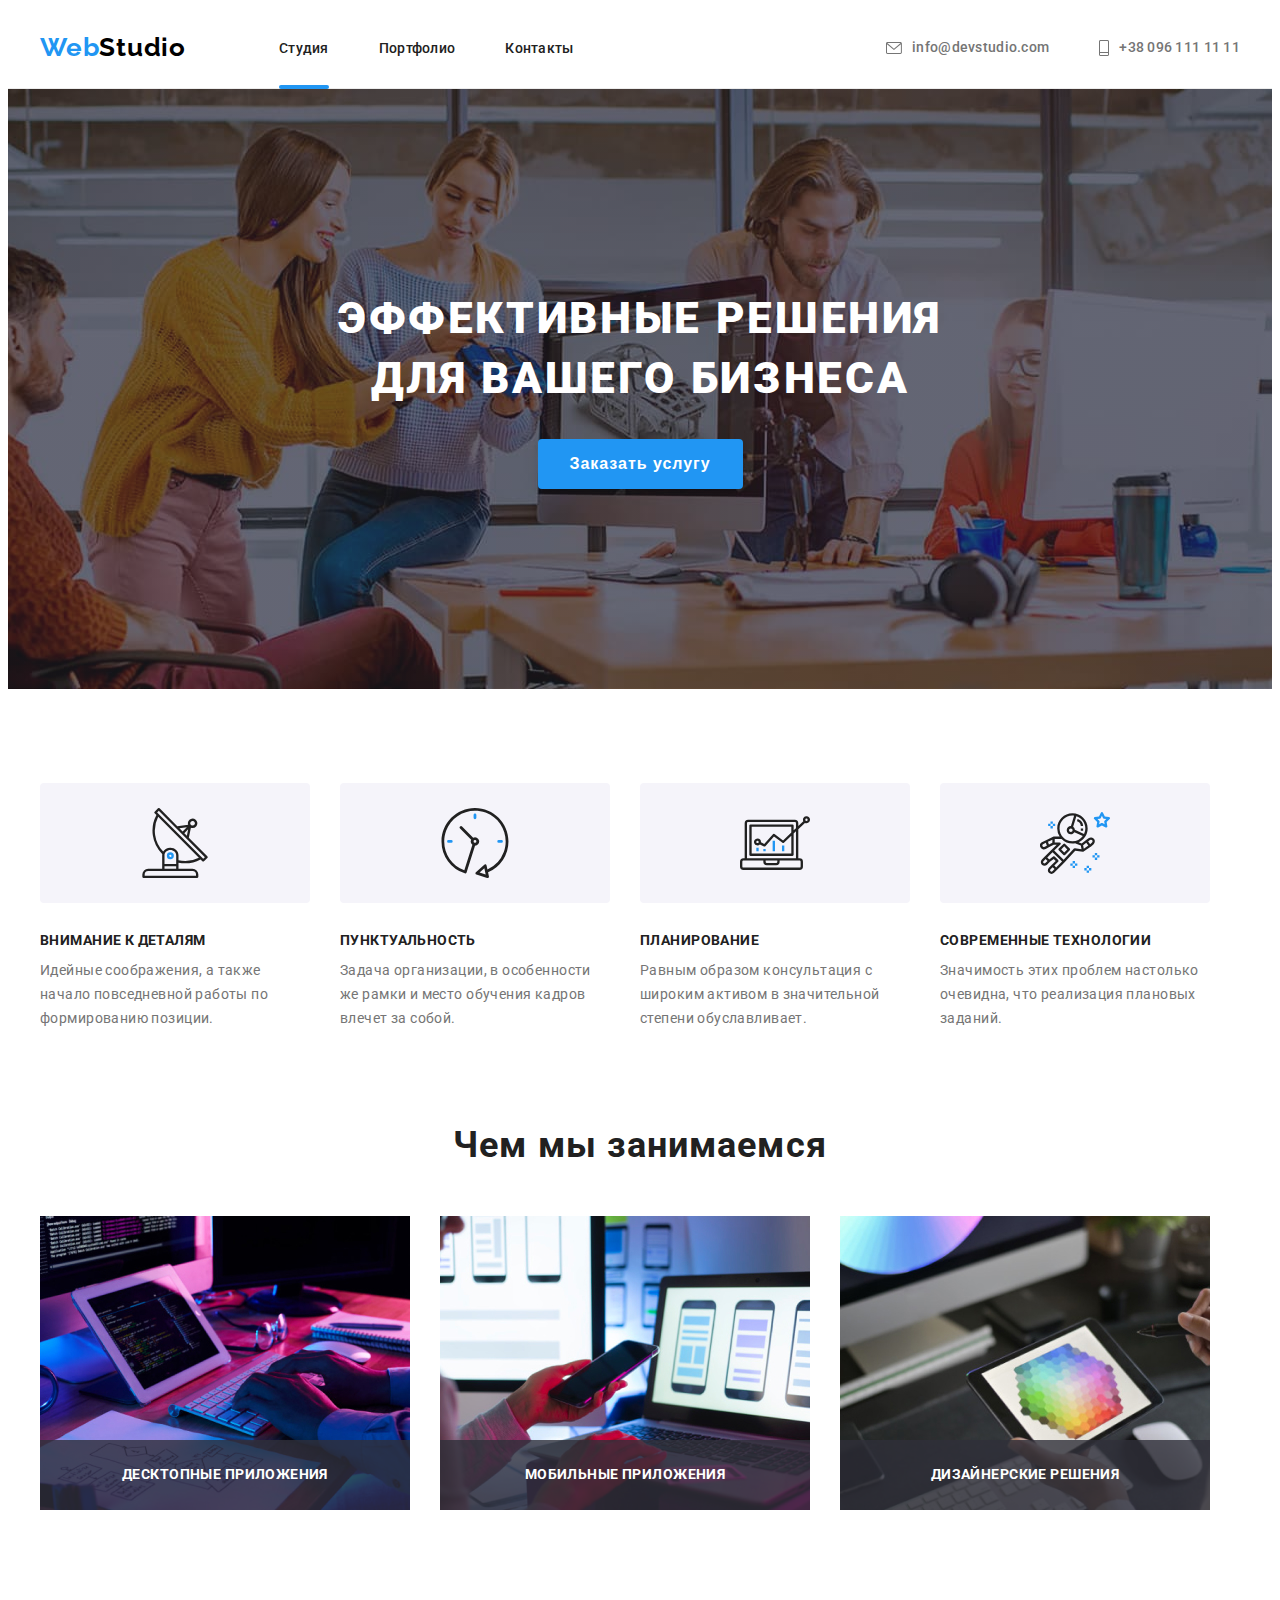
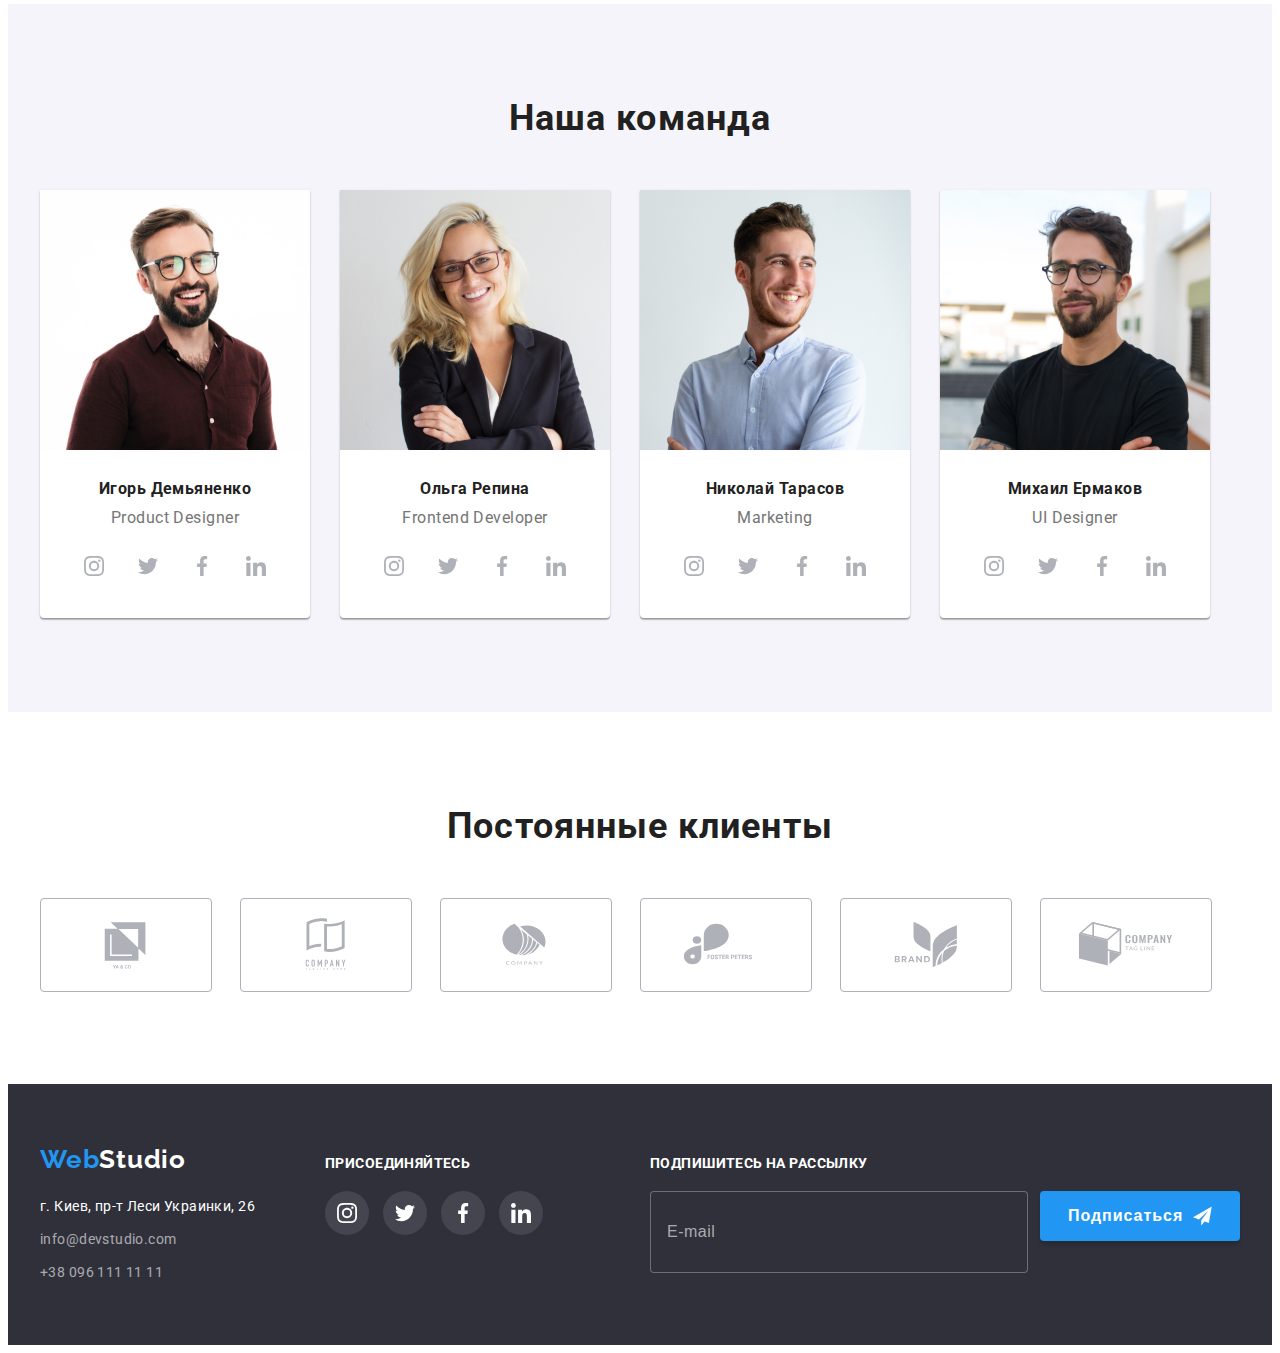
<file: index.html>
<!DOCTYPE html>
<html lang="en">
<head>
    <meta charset="UTF-8">
    <meta http-equiv="X-UA-Compatible" content="IE=edge">
    <meta name="viewport" content="width=device-width, initial-scale=1.0">
    <title>Document</title>
    <link rel="preconnect" href="https://fonts.googleapis.com">
    <link rel="preconnect" href="https://fonts.gstatic.com" crossorigin>
    <link href="https://fonts.googleapis.com/css2?family=Raleway:wght@700&family=Roboto:wght@400;500;700;900&display=swap"
        rel="stylesheet">

        <link rel="stylesheet" href="https://cdnjs.cloudflare.com/ajax/libs/modern-normalize/1.1.0/modern-normalize.min.css"
            integrity="sha512-wpPYUAdjBVSE4KJnH1VR1HeZfpl1ub8YT/NKx4PuQ5NmX2tKuGu6U/JRp5y+Y8XG2tV+wKQpNHVUX03MfMFn9Q=="
            crossorigin="anonymous" referrerpolicy="no-referrer" />
    <link rel="stylesheet" href="./css/main.min.css"/>
    <link rel="stylesheet" href="./css/styles.css"/>
</head>
<body>
    
    <header class="page-header">
        <div class="container page-header__container">
        <nav class="navigation">
        <a class="logo link"href="./index.html"><span class="logo__web">Web</span>Studio</a>

        <ul class="menu list">
            <li class="menu__item"><a class="menu__link link menu__link_status-current" href="./index.html">Студия</a></li>
            <li class="menu__item"><a class="menu__link link"href="./portfolio.html">Портфолио</a></li>
            <li class="menu__item"><a class="menu__link link"href="">Контакты</a></li>
        </ul>
        </nav>

        <ul class="contact-list list contact-list__page-header">
           <li class="contact-list__item">
               
            
            
            <a class="contact-list__link link" href="mailto:info@devstudio.com"><svg class="contact-list__icon" width="16" height="12">
                <use href="./images/icons.svg#icon-mail"></use>
            </svg>info@devstudio.com</a>
                
            </li> 
            <li class="contact-list__item">
                
                    
                
                <a class="contact-list__link link"href="tel:+380961111111"><svg class="contact-list__icon" width="10" height="16">
                    <use href="./images/icons.svg#icon-telefon"></use>
                </svg>+38 096 111 11 11</a></li>

        </ul>
        </div>


    </header>
    <main>
    <!--Герой-->
    
        <section class="hero">
            <div class="container">
            <h1 class="hero__title">Эффективные решения для вашего бизнеса</h1>
            <button class="hero__btn" type="button" data-modal-open>Заказать услугу</button>
        </section>
    </div>
    <!--Преимущества-->

    <section class="section">
        <div class="container">
        <h2 class="section__title visually-hidden">Наши преимущества</h2>

        <ul class="benefits-list list">

            <li class="benefits-list__item">
                <div class="benefits-list__box">
                    <svg class="benefits-list__icon">
                        <use href="./images/icons.svg#icon-antenna"></use>
                    </svg>
                </div>
                <h3 class="benefits-list__title">Внимание к деталям</h3>
                <p class="benefits-list__text">Идейные соображения, а также начало повседневной работы по формированию позиции.</p>
            </li>

            <li class="benefits-list__item">
                        
                <div class="benefits-list__box">
                    <svg class="benefits-list__icon">
                        <use href="./images/icons.svg#icon-clock"></use>
                    </svg>
                </div>
                <h3 class="benefits-list__title">Пунктуальность</h3>
                <p class="benefits-list__text">Задача организации, в особенности же рамки и место обучения кадров влечет за собой.</p>
            </li>

            <li class="benefits-list__item">
                <div class="benefits-list__box">
                    <svg class="benefits-list__icon">
                        <use href="./images/icons.svg#icon-diagram"></use>
                    </svg>
                </div>
                <h3 class="benefits-list__title">Планирование</h3>
                <p class="benefits-list__text">Равным образом консультация с широким активом в значительной степени обуславливает.</p>
            </li>

            <li class="benefits-list__item">
                <div class="benefits-list__box">
                    <svg class="benefits-list__icon">
                        <use href="./images/icons.svg#icon-astronaut"></use>
                    </svg>
                </div>
                <h3 class="benefits-list__title">Современные технологии</h3>
                <p class="benefits-list__text">Значимость этих проблем настолько очевидна, что реализация плановых заданий.</p>
            </li>

            


        </ul>

        </div>
    </section>

<!--Our-works-->

<section class="section__no-padding-top section">
    <div class="container">
    <h2 class="section__title">Чем мы занимаемся</h2>
    <ul class="works list">
    <li class="works__item">
        <img src="./images/verstka.jpg" alt="верстка на ПК" width="370"/> 
        <div class="works__box">
            <p>Десктопные приложения</p>
        </div>
    </li>
    

    <li class="works__item">
        <img src="./images/design.jpg" alt="выбор дизайна страницы" width="370" />
        <div class="works__box">
            <p>Мобильные приложения</p>
        </div>
    </li>

    <li class="works__item">
        <img src="./images/colors.jpg" alt="палитра цветов на планшете" width="370" />
        <div class="works__box">
            <p>Дизайнерские решения</p>
        </div>
    </li>

    </ul>
    </div>
</section>

<!--Наша команда-->

    <section class="section__other-background section">
        <div class="container">
        <h2 class="section__title">Наша команда</h2>

        <ul class="team list">

            <li class="team__item">
                <img src="./images/igor.jpg" alt="Игорь Демьяненко" width="270"/>
            <div class="team__card">
                <h3 class="team__title">Игорь Демьяненко</h3>
                <p class="team__text">Product Designer</p>
                <ul class="social-list list">
                    <li class="social-list__item">
                        <a href="" class="social-list__link">
                            <svg class="social-list__icon" width="20" height="20">
                                <use href="./images/icons.svg#icon-instagram"></use>
                            </svg>
                        </a>
                    </li>

                     <li class="social-list__item">
                        <a href="" class="social-list__link">
                            <svg class="social-list__icon" width="20" height="20">
                                <use href="./images/icons.svg#icon-twitter"></use>
                            </svg>
                        </a>
                    </li>

                    <li class="social-list__item">
                        <a href="" class="social-list__link">
                            <svg class="social-list__icon" width="20" height="20">
                                <use href="./images/icons.svg#icon-facebook"></use>
                            </svg>
                        </a>
                    </li>

                    <li class="social-list__item">
                        <a href="" class="social-list__link">
                            <svg class="social-list__icon" width="20" height="20">
                                <use href="./images/icons.svg#icon-linkedin"></use>
                            </svg>
                        </a>
                    </li>
            </div>
            </li>

            <li class="team__item">
                <img src="./images/olga.jpg" alt="Ольга Репина" width="270" />
                <div class="team__card">
                <h3 class="team__title">Ольга Репина</h3>
                <p class="team__text">Frontend Developer</p>
                <ul class="social-list list">
                    <li class="social-list__item">
                        <a href="" class="social-list__link">
                            <svg class="social-list__icon" width="20" height="20">
                                <use href="./images/icons.svg#icon-instagram"></use>
                            </svg>
                        </a>
                    </li>
                
                    <li class="social-list__item">
                        <a href="" class="social-list__link">
                            <svg class="social-list__icon" width="20" height="20">
                                <use href="./images/icons.svg#icon-twitter"></use>
                            </svg>
                        </a>
                    </li>
                
                    <li class="social-list__item">
                        <a href="" class="social-list__link">
                            <svg class="social-list__icon" width="20" height="20">
                                <use href="./images/icons.svg#icon-facebook"></use>
                            </svg>
                        </a>
                    </li>
                
                    <li class="social-list__item">
                        <a href="" class="social-list__link">
                            <svg class="social-list__icon" width="20" height="20">
                                <use href="./images/icons.svg#icon-linkedin"></use>
                            </svg>
                        </a>
                        
                </div>
            </li>

            <li class="team__item">
                <img src="./images/nikolai.jpg" alt="Николай Тарасов" width="270" />
                <div class="team__card">
                <h3 class="team__title">Николай Тарасов</h3>
                <p class="team__text">Marketing</p>
                <ul class="social-list list">
                    <li class="social-list__item">
                        <a href="" class="social-list__link">
                            <svg class="social-list__icon" width="20" height="20">
                                <use href="./images/icons.svg#icon-instagram"></use>
                            </svg>
                        </a>
                    </li>
                
                    <li class="social-list__item">
                        <a href="" class="social-list__link">
                            <svg class="social-list__icon" width="20" height="20">
                                <use href="./images/icons.svg#icon-twitter"></use>
                            </svg>
                        </a>
                    </li>
                
                    <li class="social-list__item">
                        <a href="" class="social-list__link">
                            <svg class="social-list__icon" width="20" height="20">
                                <use href="./images/icons.svg#icon-facebook"></use>
                            </svg>
                        </a>
                    </li>
                
                    <li class="social-list__item">
                        <a href="" class="social-list__link">
                            <svg class="social-list__icon" width="20" height="20">
                                <use href="./images/icons.svg#icon-linkedin"></use>
                            </svg>
                        </a>
                        
                </div>
            </li>

            <li class="team__item">
                <img src="./images/mihail.jpg" alt="Михаил Ермаков" width="270" />
                <div class="team__card">
                <h3 class="team__title">Михаил Ермаков</h3>
                <p class="team__text">UI Designer</p>
                <ul class="social-list list">
                    <li class="social-list__item">
                        <a href="" class="social-list__link">
                            <svg class="social-list__icon" width="20" height="20">
                                <use href="./images/icons.svg#icon-instagram"></use>
                            </svg>
                        </a>
                    </li>
                
                    <li class="social-list__item">
                        <a href="" class="social-list__link">
                            <svg class="social-list__icon" width="20" height="20">
                                <use href="./images/icons.svg#icon-twitter"></use>
                            </svg>
                        </a>
                    </li>
                
                    <li class="social-list__item">
                        <a href="" class="social-list__link">
                            <svg class="social-list__icon" width="20" height="20">
                                <use href="./images/icons.svg#icon-facebook"></use>
                            </svg>
                        </a>
                    </li>
                
                    <li class="social-list__item">
                        <a href="" class="social-list__link">
                            <svg class="social-list__icon" width="20" height="20">
                                <use href="./images/icons.svg#icon-linkedin"></use>
                            </svg>
                        </a>
                        
                </div>
            </li>
            </ul>

        </ul>
        </div>
    </section>

    <!---Постоянные клиенты-->

    <section class="section">
        <div class="container">
            <h2 class="section__title">Постоянные клиенты</h2>
    
            <ul class="clients list">
    
                <li class="clients__item">
                    
                    
                        <a href="#" class="clients__link">
                        <svg class="clients__icon">
                            <use href="./images/icons.svg#icon-logo"></use>
                        </svg>
                        </a>
                    
                    
                </li>
                <li class="clients__item">
                    
                        <a href="#" class="clients__link">
                        <svg class="clients__icon">
                            <use href="./images/icons.svg#icon-logo-1"></use>
                        </svg>
                        </a>
                    
                
                </li>
                <li class="clients__item">
                    
                        <a href="#" class="clients__link">
                        <svg class="clients__icon">
                            <use href="./images/icons.svg#icon-logo-2"></use>
                        </svg>
                        </a>
                    
                
                </li>
                <li class="clients__item">
                    
                        <a href="#" class="clients__link">
                        <svg class="clients__icon">
                            <use href="./images/icons.svg#icon-logo-3"></use>
                        </svg>
                        </a>
                   
                
                </li>
                <li class="clients__item">
                    
                        <a href="#" class="clients__link">
                        <svg class="clients__icon">
                            <use href="./images/icons.svg#icon-logo-4"></use>
                        </svg>
                        </a>
                   
                
                </li>
                <li class="clients__item">
                    
                    
                    <a href="#" class="clients__link">
                        
                        <svg class="clients__icon">
                            <use href="./images/icons.svg#icon-logo-5"></use>
                            
                        
                            
                        </svg>
                        </a>
                        
                    
                    
                </li>

    
                
    
    
    
    
            </ul>
    
        </div>
    </section>

    </main>

    <!--футер-->

    <footer class="footer">
        <div class="container container-flex">

        <div>
            
            <a class="logo web-footer link" href="./index.html">Web<span class="studio">Studio</span></Studio></a>

        <address class="adres-font-style">

         <ul class="adres list">
            <li class="adres__item"><a class="adres__nav-link link"href="https://goo.gl/maps/8EkQ3KVRZ2arSs8y7">г. Киев, пр-т Леси Украинки, 26</a></li>
            <li class="adres__item"><a class="adres__mail-link link"href="mailto:info@devstudio.com">info@devstudio.com</a></li>
            <li class="adres__item"><a class="adres__tel-link link"href="tel:+380961111111">+38 096 111 11 11</a></li>
        
         </ul>

        </address>

        </div>

         

        
         
        
        <div class="footer-link footer-link__socials">
        
            <h2 class="footer-text" >присоединяйтесь</h2>
        <ul class="list">
            
            
            <li class="footer-link__item">
                <a href="" class="footer-link__link">
                    <svg class="footer-link__icon" width="20" height="20">
                        <use href="./images/icons.svg#icon-instagram-futer"></use>
                    </svg>
                </a>
            </li>

            <li class="footer-link__item">
                <a href="" class="footer-link__link">
                    <svg class="footer-link__icon" width="20" height="20">
                        <use href="./images/icons.svg#icon-twitter-futer"></use>
                    </svg>
                </a>
            </li>

            <li class="footer-link__item">
                <a href="" class="footer-link__link">
                    <svg class="footer-link__icon" width="20" height="20">
                        <use href="./images/icons.svg#icon-facebook-futer"></use>
                    </svg>
                </a>
            </li>

            <li class="footer-link__item">
                <a href="" class="footer-link__link">
                    <svg class="footer-link__icon" width="20" height="20">
                        <use href="./images/icons.svg#icon-linkedin-futer"></use>
                    </svg>
                </a>
            </li>
            
            </div>
        
        

        <div class="footer-container">
        
            <p class="label__text">Подпишитесь на рассылку</p>
            <form class="label__form" >
                <label for="mail" class="label__mail" ></label>
                <input type="mail" name="user-mail" id="mail" placeholder="E-mail" class="label__area" />
                

                <button type="submit" class="label__btn">
                    Подписаться
                    <svg class="label__icon" width="24" height="24">
                        <use href="./images/icons.svg#icon-send"></use>
                    </svg>


                </button>

            </form>

            </div>

        </div>





    </footer>
                        
    <div class="backdrop is-hidden" data-modal>
        <div class="modal">
            
            <form class="modal__form">
                <b class="modal__text-head">Оставьте свои данные, мы вам перезвоним</b>
                <label class="modal__label">
                    <span class="modal__name-span">Имя</span>
                    <span class="modal__input-wrapper">
                <input type="text" name="user-name" required class="modal__input" pattern="[a-zA-Z]*"
                 title="Ruslan"
                />
            <svg class="modal__icon" width="12" height="12">
                <use href="./images/icons.svg#icon-icon-name-modal"></use>
            </svg>
                    </span>
            </label>

                <label class="modal__label">
                    <span class="modal__name-span">Телефон</span>
                    <span class="modal__input-wrapper">
                    <input type="tel" name="user-phone" class="modal__input" pattern="[0-9]{3}-[0-9]{3}-[0-9]{2}-[0-9]{2}"
                 title="xxx-xxx-xx-xx"/>
                    <svg class="modal__icon" width="12" height="12">
                        <use href="./images/icons.svg#icon-icon-tel-modal"></use>
                    </svg>
                </span>
            </label>

                    <label class="modal__label">
                        <span class="modal__name-span">Почта</span>
                        <span class="modal__input-wrapper">
                        <input type="mail" name="user-email" class="modal__input">
                    <svg class="modal__icon" width="12" height="12">
                        <use href="./images/icons.svg#icon-icon-mail-modal"></use>
                    </svg>
                    </span>
                </label>

                        <label class="modal__label">
                        <span class="modal__name-span">Комментарий</span>
                        <textarea name="comment" placeholder="Введите текст" class="modal__message"></textarea> 
                        </label>

                        
                        <input type="checkbox" name="user-policy" class="modal__contact-form-checkbox visually-hidden" id="checkbox-policy"">
                        <label for="checkbox-policy" class="modal__contact-form-checkbox-label" >Соглашаюсь с рассылкой и принимаю&nbsp;<a href="" class="policy-text">Условия договора</a>
                        </label>

                        <button type="submit" class="modal__contact-form-btn" >Отправить</button>


            </form>
            <button type="button" class="modal__close-button" data-modal-close>
                <svg class="modal-close-button-icon" width="11px" height="11px" >
                    <use href="./images/icons.svg#icon-close-icon"></use>
                </svg>
            </button>
        </div>

    </div>

    <script src="./modal.js"></script>
</body>
</html>
</file>
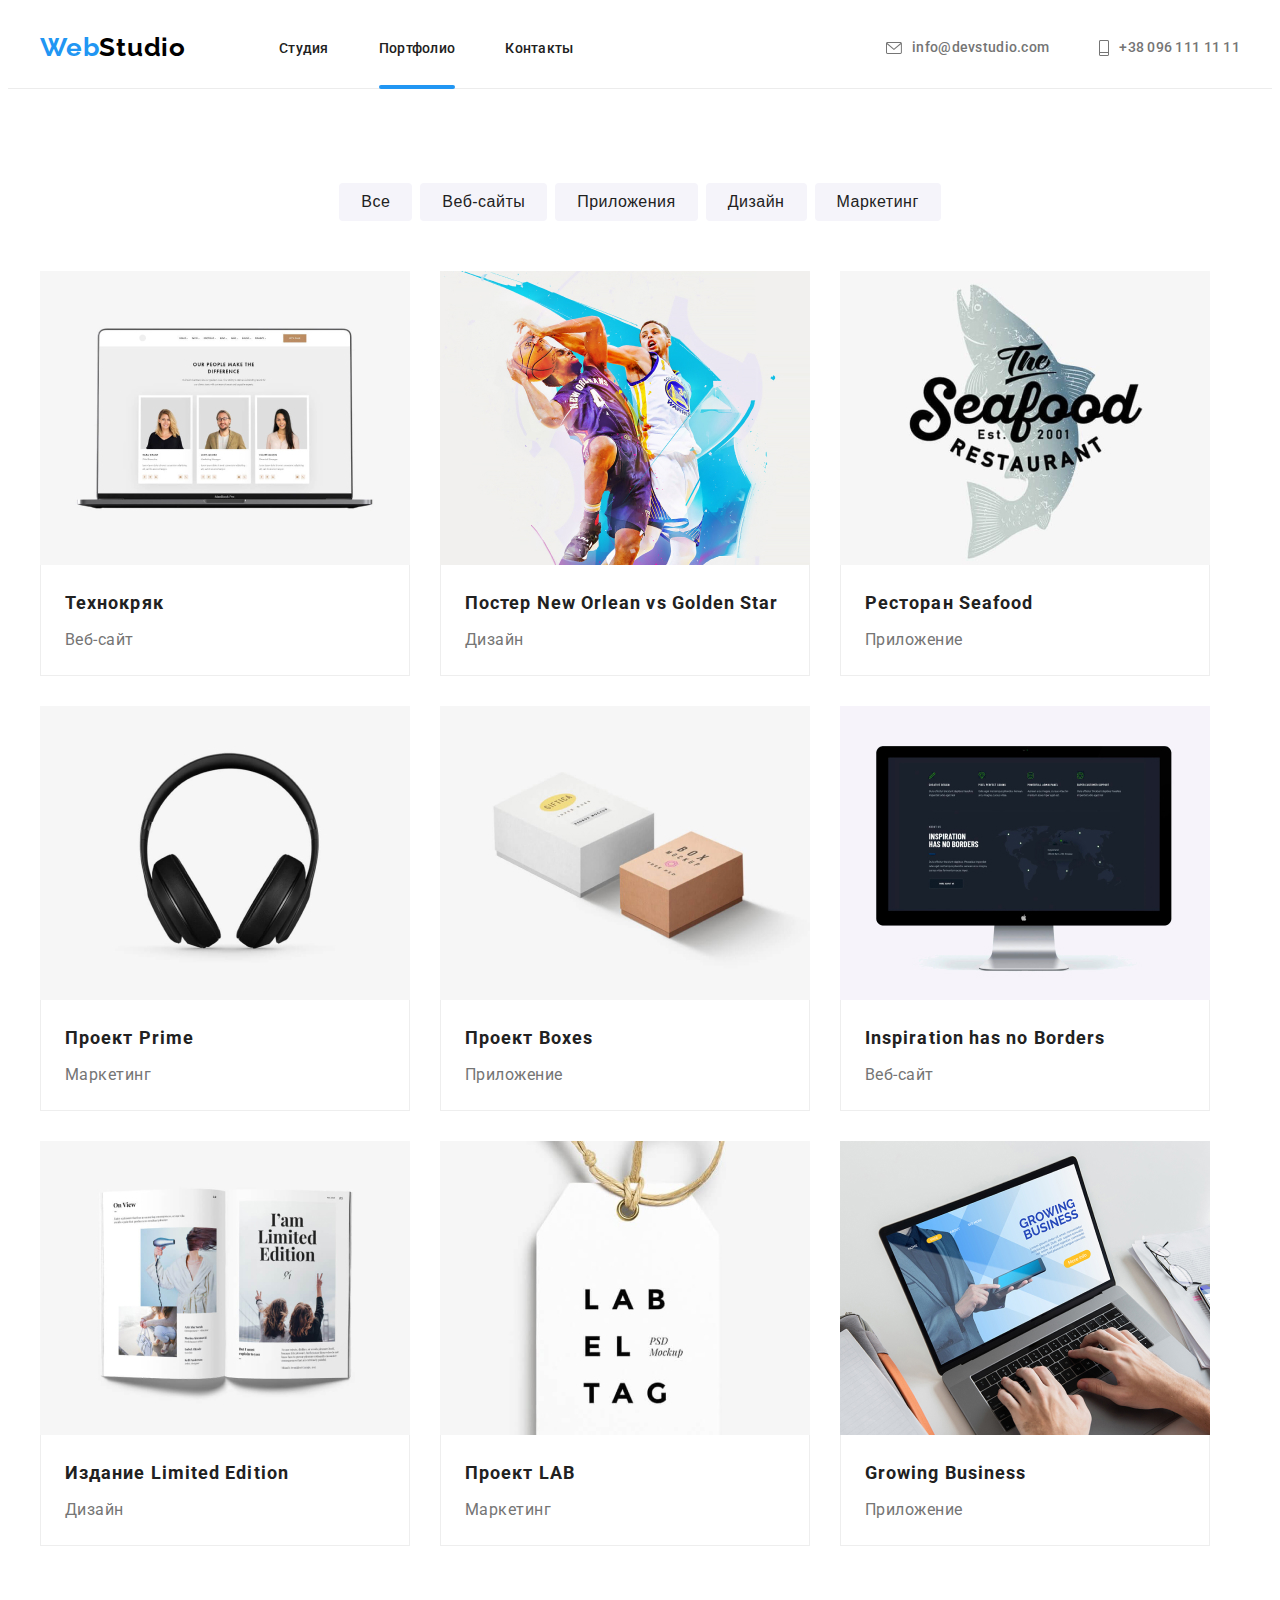
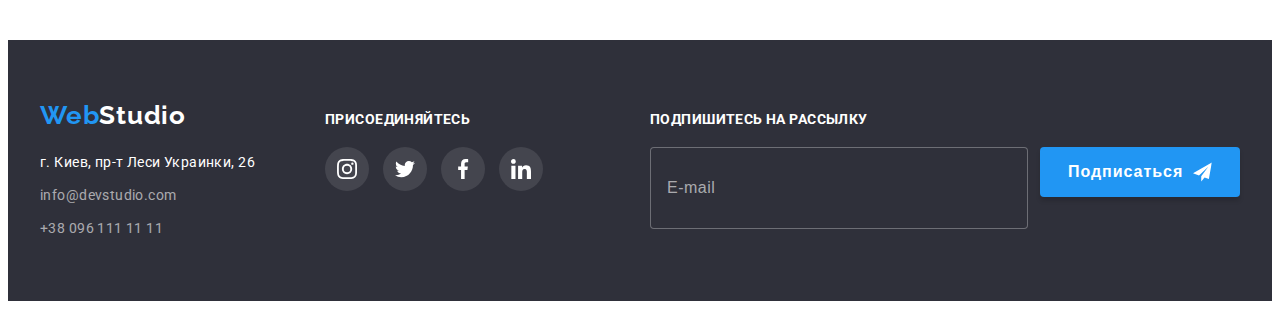
<file: portfolio.html>
<!DOCTYPE html>
<html lang="en">

<head>
    <meta charset="UTF-8">
    <meta http-equiv="X-UA-Compatible" content="IE=edge">
    <meta name="viewport" content="width=device-width, initial-scale=1.0">
    <title>Document</title>
    <link rel="preconnect" href="https://fonts.googleapis.com">
    <link rel="preconnect" href="https://fonts.gstatic.com" crossorigin>
    <link
        href="https://fonts.googleapis.com/css2?family=Raleway:wght@700&family=Roboto:wght@400;500;700;900&display=swap"
        rel="stylesheet">

        <link rel="stylesheet" href="https://cdnjs.cloudflare.com/ajax/libs/modern-normalize/1.1.0/modern-normalize.min.css"
            integrity="sha512-wpPYUAdjBVSE4KJnH1VR1HeZfpl1ub8YT/NKx4PuQ5NmX2tKuGu6U/JRp5y+Y8XG2tV+wKQpNHVUX03MfMFn9Q=="
            crossorigin="anonymous" referrerpolicy="no-referrer" />
            <link rel="stylesheet" href="./css/main.min.css" />
        <link rel="stylesheet" href="./css/styles.css" />
</head>

<body>
    <header class="page-header">
        <div class="container page-header__container">
            <nav class="navigation">
                <a class="logo link" href="./index.html"><span class="logo__web">Web</span>Studio</a>
    
                <ul class="menu list">
                    <li class="menu__item"><a class="menu__link link" href="./index.html">Студия</a></li>
                    <li class="menu__item"><a class="menu__link link menu__link_status-current" href="./portfolio.html">Портфолио</a></li>
                    <li class="menu__item"><a class="menu__link link" href="">Контакты</a></li>
                </ul>
            </nav>
    
            <ul class="contact-list list contact-list__page-header">
                <li class="contact-list__item">
            
            
            
                    <a class="contact-list__link link" href="mailto:info@devstudio.com"><svg class="contact-list__icon" width="16" height="12">
                            <use href="./images/icons.svg#icon-mail"></use>
                        </svg>info@devstudio.com</a>
            
                </li>
                <li class="contact-list__item">
            
            
            
                    <a class="contact-list__link link" href="tel:+380961111111"><svg class="contact-list__icon" width="10" height="16">
                            <use href="./images/icons.svg#icon-telefon"></use>
                        </svg>+38 096 111 11 11</a>
                </li>
            
            </ul>
            </div>
        </div>
    
    
    </header>
    
    <main>
        <!--Список кнопок-->
<section class="section">
    <div class="container">
    <h1 class="main-button visually-hidden">Buttons</h1>

    <ul class="button-list list">
        <li class="button-list__button-item"><button class="button-list__button-portfolio button button-all">Все</button></li>
        <li class="button-list__button-item"><button class="button-list__button-portfolio button">Веб-сайты</button></li>
        <li class="button-list__button-item"><button class="button-list__button-portfolio button">Приложения</button></li>
        <li class="button-list__button-item"><button class="button-list__button-portfolio button">Дизайн</button></li>
        <li class="button-list__button-item"><button class="button-list__button-portfolio button">Маркетинг</button></li>
    </ul>


    <!--Список работ-->

    <ul class="projects__list list">
        <li class="projects__item list">
            
            <a href="" class="projects-item-link modal-link link">
                <div class="modal-container">
                    <img src="./images/komputer.jpg" alt="ноутбук" width="370">
                    <p class="modal-text">Ресурс предлагает комплексные предложения с разным уровнем функционала и сервисов. Все это
                        позволит посетителю получить
                        исчерпывающие сведения о компании или частном лице.</p>
                </div>
                
        <div class="projects__card"><h2 class="project-name">Технокряк</h2>
        <p class="projects__type">Веб-сайт</p>
        </div></a>
        </li>

        <li class="projects__item list">
            <a href="#" class="projects-item-link link">
                <div class="modal-container">
                <img src="./images/basketball.jpg" alt="баскетбол" width="370">
                <p class="modal-text">Ресурс предлагает комплексные предложения с разным уровнем функционала и сервисов. Все это
                        позволит посетителю получить
                        исчерпывающие сведения о компании или частном лице.</p>
                </div>
            <div class="projects__card"><h2 class="project-name">Постер New Orlean vs Golden Star</h2>
            <p class="projects__type">Дизайн</p>
            </div></a>
        </li>

        <li class="projects__item list">
            <a href="#" class="projects-item-link link">
                <div class="modal-container">
                <img src="./images/seafood.jpg" alt="лого Ресторан Seafood" width="370">
                <p class="modal-text">Ресурс предлагает комплексные предложения с разным уровнем функционала и сервисов. Все это
                        позволит посетителю получить
                        исчерпывающие сведения о компании или частном лице.</p>
                </div>
            <div class="projects__card"><h2 class="project-name">Ресторан Seafood</h2>
            <p class="projects__type">Приложение</p>
            </div></a>
        </li>

        <li class="projects__item list">
            <a href="#" class="projects-item-link link">
                <div class="modal-container">
                <img src="./images/earphones.jpg" alt="наушники" width="370">
                <p class="modal-text">Ресурс предлагает комплексные предложения с разным уровнем функционала и сервисов. Все это
                        позволит посетителю получить
                        исчерпывающие сведения о компании или частном лице.</p>
                </div>
            <div class="projects__card"><h2 class="project-name">Проект Prime</h2>
            <p class="projects__type">Маркетинг</p>
            </div></a>
            
        </li>

        <li class="projects__item list">
            <a href="#" class="projects-item-link link">
                <div class="modal-container">
                <img src="./images/boxes.jpg" alt="две коробки" width="370">
                <p class="modal-text">Ресурс предлагает комплексные предложения с разным уровнем функционала и сервисов. Все это
                        позволит посетителю получить
                        исчерпывающие сведения о компании или частном лице.</p>
                </div>
            <div class="projects__card"><h2 class="project-name">Проект Boxes</h2>
            <p class="projects__type">Приложение</p>
            </div></a>
           
        </li>

        <li class="projects__item list">
            <a href="#" class="projects-item-link link">
                <div class="modal-container">
                <img src="./images/pk.jpg" alt="монитор" width="370">
                <p class="modal-text">Ресурс предлагает комплексные предложения с разным уровнем функционала и сервисов. Все это
                        позволит посетителю получить
                        исчерпывающие сведения о компании или частном лице.</p>
                </div>
            <div class="projects__card"><h2 class="project-name">Inspiration has no Borders</h2>
            <p class="projects__type">Веб-сайт</p>
            </div></a>
        </li>

        <li class="projects__item list">
            <a href="#" class="projects-item-link link">
                <div class="modal-container">
                <img src="./images/book.jpg" alt="журнал" width="370">
                <p class="modal-text">Ресурс предлагает комплексные предложения с разным уровнем функционала и сервисов. Все это
                        позволит посетителю получить
                        исчерпывающие сведения о компании или частном лице.</p>
                </div>
            <div class="projects__card"><h2 class="project-name">Издание Limited Edition</h2>
            <p class="projects__type">Дизайн</p>
            </div></a>
        </li>

        <li class="projects__item list">
            <a href="#" class="projects-item-link link">
                <div class="modal-container">
                <img src="./images/birka.jpg" alt="бирка" width="370">
                <p class="modal-text">Ресурс предлагает комплексные предложения с разным уровнем функционала и сервисов. Все это
                        позволит посетителю получить
                        исчерпывающие сведения о компании или частном лице.</p>
                </div>
            <div class="projects__card"><h2 class="project-name">Проект LAB</h2>
            <p class="projects__type">Маркетинг</p>
            </div></a>
        </li>

        <li class="projects__item list">
            <a href="#" class="projects-item-link link">
                <div class="modal-container">
                <img src="./images/laptop.jpg" alt="ноутбук" width="370">
                <p class="modal-text">Ресурс предлагает комплексные предложения с разным уровнем функционала и сервисов. Все это
                        позволит посетителю получить
                        исчерпывающие сведения о компании или частном лице.</p>
                </div>
            <div class="projects__card"><h2 class="project-name">Growing Business</h2>
            <p class="projects__type">Приложение</p>
            </div></a>
        </li>
        
    </ul>
    </div>

</section>
    </main>
    
    
    <!--футер-->
    
    <footer class="footer">
        <div class="container container-flex">
    
            <div>
    
                <a class="logo web-footer link" href="./index.html">Web<span class="studio">Studio</span></Studio></a>
    
                <address class="adres-font-style">
    
                    <ul class="adres list">
                        <li class="adres__item"><a class="adres__nav-link link"
                                href="https://goo.gl/maps/8EkQ3KVRZ2arSs8y7">г. Киев, пр-т Леси Украинки, 26</a></li>
                        <li class="adres__item"><a class="adres__mail-link link"
                                href="mailto:info@devstudio.com">info@devstudio.com</a></li>
                        <li class="adres__item"><a class="adres__tel-link link" href="tel:+380961111111">+38 096 111 11
                                11</a></li>
    
                    </ul>
    
                </address>
    
            </div>
    
    
    
    
    
    
            <div class="footer-link footer-link__socials">
    
                <h2 class="footer-text">присоединяйтесь</h2>
                <ul class="list">
    
    
                    <li class="footer-link__item">
                        <a href="" class="footer-link__link">
                            <svg class="footer-link__icon" width="20" height="20">
                                <use href="./images/icons.svg#icon-instagram-futer"></use>
                            </svg>
                        </a>
                    </li>
    
                    <li class="footer-link__item">
                        <a href="" class="footer-link__link">
                            <svg class="footer-link__icon" width="20" height="20">
                                <use href="./images/icons.svg#icon-twitter-futer"></use>
                            </svg>
                        </a>
                    </li>
    
                    <li class="footer-link__item">
                        <a href="" class="footer-link__link">
                            <svg class="footer-link__icon" width="20" height="20">
                                <use href="./images/icons.svg#icon-facebook-futer"></use>
                            </svg>
                        </a>
                    </li>
    
                    <li class="footer-link__item">
                        <a href="" class="footer-link__link">
                            <svg class="footer-link__icon" width="20" height="20">
                                <use href="./images/icons.svg#icon-linkedin-futer"></use>
                            </svg>
                        </a>
                    </li>
    
            </div>
    
    
    
            <div class="footer-container">
    
                <p class="label__text">Подпишитесь на рассылку</p>
                <form class="label__form">
                    <label for="mail" class="label__mail"></label>
                    <input type="mail" name="user-mail" id="mail" placeholder="E-mail" class="label__area" />
    
    
                    <button type="submit" class="label__btn">
                        Подписаться
                        <svg class="label__icon" width="24" height="24">
                            <use href="./images/icons.svg#icon-send"></use>
                        </svg>
    
    
                    </button>
    
                </form>
    
            </div>
    
        </div>
    
    
    
    
    
    </footer>
    </body>
    
    </html>
</file>
<file: css/styles.css>
/*hero*/
/*benefits*/
/*our-work*/
/*our-team*/
/*futter*/


/*----------portfolio---------*/

/*---body---*/



/*---projects---*/


/* header-icon*/



    


/* our benefits */

















/* =============== BACKDROP =============== */
</file>
<file: css/main.min.css>
:root{--accent-color: #2196F3;--accent-color-black: #212121;--accent-color-gray: #757575;--accent-color-white: #FFFFFF}.visually-hidden{position:absolute;width:1px;height:1px;margin:-1px;border:0;padding:0;white-space:nowrap;clip-path:inset(100%);clip:rect(0 0 0 0);overflow:hidden}.menu__link_status-current::after{content:"";position:absolute;width:100%;height:4px;background:var(--accent-color);border-radius:2px;display:block;left:0;top:45px}.benefits-list__box,.works__box,.social-list__link,.footer-link__link,.clients__link{display:flex;justify-content:center;align-items:center}h1,h2,h3,h4,h5,h6,p{margin-top:0;margin-bottom:0}ul,ol{margin-top:0;margin-bottom:0;padding-left:0}img{display:block}.list{list-style:none}.link{text-decoration:none}body{font-family:'Roboto', sans-serif;font-weight:500}.container{width:1200px;margin-left:auto;margin-right:auto;padding-left:15px;padding-right:15px}.section{padding:94px 0}.logo{font-family:'Raleway', sans-serif;font-weight:700;font-size:26px;line-height:1.2;letter-spacing:0.03em;color:#000}.logo__web{color:var(--accent-color)}.contact-list__page-header{display:flex;margin-left:auto}.contact-list .contact-list__item+.contact-list__item{margin-left:50px}.contact-list__link{display:flex;align-items:center;font-size:14px;line-height:1.14;letter-spacing:0.02em;margin-left:auto;color:var(--accent-color-gray);transition-property:color;transition-duration:250ms;transition-timing-function:cubic-bezier(0.4, 0, 0.2, 1)}.contact-list__link:hover,.contact-list__link:focus{color:var(--accent-color);fill:#2196f3}.contact-list__icon{margin-right:10px;fill:#757575;transition-property:fill;transition-duration:250ms;transition-timing-function:cubic-bezier(0.4, 0, 0.2, 1)}.phone-number:hover .contact-list__icon,.phone-number:focus .contact-list__icon{color:var(--accent-color);fill:#2196f3}.contact-list__link:hover .contact-list__icon,.contact-list__link:focus .contact-list__icon{color:var(--accent-color);fill:#2196f3}.adres-font-style{font-style:normal}.adres{margin-top:20px}.adres__item{margin-bottom:9px}.adres__item:last-child{margin-bottom:0}.adres__nav-link{font-weight:400;font-size:14px;line-height:1.71;letter-spacing:0.03em;color:var(--accent-color-white);margin-bottom:9px;transition-property:color;transition-duration:250ms;transition-timing-function:cubic-bezier(0.4, 0, 0.2, 1)}.adres__nav-link:hover,.adres__nav-link:focus{color:var(--accent-color)}.adres__mail-link{font-weight:400;font-size:14px;line-height:1.71;letter-spacing:0.03em;color:rgba(255,255,255,0.6);transition-property:color;transition-duration:250ms;transition-timing-function:cubic-bezier(0.4, 0, 0.2, 1)}.adres__mail-link:hover,.adres__mail-link:focus{color:var(--accent-color)}.adres__tel-link{font-weight:400;font-size:14px;line-height:1.71;letter-spacing:0.03em;color:rgba(255,255,255,0.6);transition-property:color;transition-duration:250ms;transition-timing-function:cubic-bezier(0.4, 0, 0.2, 1)}.adres__tel-link:hover,.adres__tel-link:focus{color:var(--accent-color)}.backdrop{position:fixed;top:0;left:0;width:100%;height:100%;background:rgba(0,0,0,0.2);transition:opacity 250ms cubic-bezier(0.4, 0, 0.2, 1),visibility 250ms cubic-bezier(0.4, 0, 0.2, 1)}.backdrop.is-hidden{opacity:0;visibility:hidden;pointer-events:none}.modal{position:absolute;top:50%;left:50%;transform:translate(-50%, -50%);width:528px;background:var(--accent-color-white);box-shadow:0px 1px 3px rgba(0,0,0,0.12),0px 1px 1px rgba(0,0,0,0.14),0px 2px 1px rgba(0,0,0,0.2);border-radius:4px;padding:40px}.modal__close-button{position:absolute;top:8px;right:8px;display:flex;align-items:center;justify-content:center;width:30px;height:30px;padding:0;border-radius:50%;border:1px solid rgba(0,0,0,0.1);background-color:transparent;cursor:pointer;transition:fill 250ms cubic-bezier(0.4, 0, 0.2, 1)}.modal__close-button:hover,.modal__close-button:focus{fill:var(--accent-color)}.page-header__container{display:flex;align-items:center}.page-header{padding-top:24px;padding-bottom:25px;background:var(--accent-color-white);border-bottom:1px solid #ECECEC}.navigation{display:flex;align-items:center}.menu{display:flex;margin-left:93px}.menu__item .current{color:var(--accent-color)}.menu__item:not(:last-child){margin-right:50px}.menu__link{position:relative;font-size:14px;line-height:1.14;letter-spacing:0.02em;color:var(--accent-color-black);transition-property:color;transition-duration:250ms;transition-timing-function:cubic-bezier(0.4, 0, 0.2, 1)}.menu__link:hover,.menu__link:focus{color:var(--accent-color)}.hero{text-transform:uppercase;background-color:#c4c4c4;text-align:center;padding-top:200px;padding-bottom:200px;margin-left:auto;margin-right:auto;background-image:linear-gradient(to right, rgba(47,48,58,0.4), rgba(47,48,58,0.4)),url(../images/background.jpg);background-size:cover;background-position:center;background-repeat:no-repeat;max-width:1600px}.hero__title{font-weight:900;font-size:44px;line-height:1.36;letter-spacing:0.06em;color:var(--accent-color-white);margin-left:auto;margin-right:auto;width:696px;margin-bottom:30px}.hero__btn{min-width:136px;padding-left:32px;padding-top:10px;padding-right:32px;padding-bottom:10px;border-radius:4px;border:transparent;font-weight:700;font-size:16px;line-height:1.875;letter-spacing:0.06em;cursor:pointer;color:var(--accent-color-white);background-color:var(--accent-color);box-shadow:0px 4px 4px rgba(0,0,0,0.15);transition-property:background-color;transition-duration:250ms;transition-timing-function:cubic-bezier(0.4, 0, 0.2, 1);transition-property:color;transition-duration:250ms;transition-timing-function:cubic-bezier(0.4, 0, 0.2, 1)}.hero__btn:hover,.hero__btn:focus{background-color:var(--accent-color);color:var(--accent-color-white)}.benefits-list{display:flex}.benefits-list__item{width:270px;margin-right:30px;flex-wrap:wrap}.benefits-list__item:nth-child(4n){margin-right:0}.benefits-list__item:nth-last-child(-n+4){margin-bottom:0}.benefits-list__title{font-weight:700;font-size:14px;line-height:1.14;letter-spacing:0.03em;text-transform:uppercase;color:var(--accent-color-black);margin-bottom:10px}.benefits-list__text{font-weight:400;font-size:14px;line-height:1.71;letter-spacing:0.03em;color:var(--accent-color-gray)}.benefits-list__box{height:120px;border:0;margin-bottom:30px;background:#F5F4FA;border-radius:4px}.benefits-list__icon{width:70px;height:70px}.section__no-padding-top{padding-top:0}.section__title{margin-bottom:50px;font-weight:700;font-size:36px;line-height:1.66;text-align:center;letter-spacing:0.03em;color:var(--accent-color-black)}.works{display:flex}.works__item{margin-right:30px;position:relative}.works__item:nth-child(3n){margin-right:0}.works__box{position:absolute;width:370px;height:70px;font-family:'Roboto';font-style:normal;font-weight:700;font-size:14px;line-height:1.14;text-align:center;letter-spacing:0.03em;text-transform:uppercase;bottom:0px;left:0px;background:rgba(47,48,58,0.8);color:var(--accent-color-white)}.section__other-background{background:#F5F4FA}.team{display:flex;margin-top:50px;text-align:center}.team__card{padding-top:30px;padding-bottom:30px}.team__item{background:var(--accent-color-white);margin-right:30px;box-shadow:0px 1px 3px rgba(0,0,0,0.12),0px 1px 1px rgba(0,0,0,0.14),0px 2px 1px rgba(0,0,0,0.2);border-radius:0px 0px 4px 4px}.team__item:nth-child(4n){margin-right:0}.team__item:nth-last-child(-n+4){margin-bottom:0}.section__title{font-weight:700;font-size:36px;line-height:1.16;text-align:center;letter-spacing:0.03em;color:var(--accent-color-black)}.team__title{font-size:16px;line-height:1.18;letter-spacing:0.03em;color:var(--accent-color-black)}.team__text{font-weight:400;font-size:16px;line-height:1.18;letter-spacing:0.03em;color:var(--accent-color-gray);margin-top:10px;margin-bottom:16px}.social-list{display:flex;justify-content:center}.social-list__item:not(:last-child){margin-right:10px}.social-list__link{width:44px;height:44px;border-radius:50%;background-color:var(--accent-color-white);transition-property:background-color, fill;transition-duration:250ms;transition-timing-function:cubic-bezier(0.4, 0, 0.2, 1)}.social-list__link:hover,.social-list__link:focus{background-color:var(--accent-color);fill:#fff}.social-list__icon{fill:#afb1b8;transition-property:fill;transition-duration:250ms;transition-timing-function:cubic-bezier(0.4, 0, 0.2, 1)}.social-list__link:hover .social-list__icon,.social-list__link:focus .social-list__icon{fill:#fff}.web-footer{color:var(--accent-color)}.studio{color:var(--accent-color-white)}.footer{display:flex;background-color:#2F303A;padding:60px 0}.container-flex{display:flex;align-items:baseline}.footer-container{display:flex;flex-direction:column;margin-left:auto}.label__form{display:flex}.label__area{padding-left:16px;padding-top:15px;padding-right:auto;padding-bottom:15px;width:358px;height:50px;border:1px solid rgba(255,255,255,0.3);border-radius:4px;background:#2F303A;font-style:normal;font-weight:400;font-size:16px;line-height:20px;letter-spacing:0.03em;color:var(--accent-color-white)}.label__area::placeholder{color:rgba(255,255,255,0.6)}.label__text{font-style:normal;font-weight:700;font-size:14px;line-height:16px;letter-spacing:0.03em;text-transform:uppercase;color:var(--accent-color-white);margin-bottom:20px}.footer-text{margin-bottom:20px;font-style:normal;font-weight:700;font-size:14px;line-height:16px;letter-spacing:0.03em;text-transform:uppercase;color:var(--accent-color-white)}.label__btn{display:flex;justify-content:center;align-items:center;margin-left:12px;width:200px;height:50px;background:var(--accent-color);box-shadow:0px 4px 4px rgba(0,0,0,0.15);border-radius:4px;cursor:pointer;border-color:transparent;font-style:normal;font-weight:700;font-size:16px;line-height:30px;letter-spacing:0.06em;padding-left:26px;padding-top:10px;padding-right:26px;padding-bottom:10px;color:var(--accent-color-white)}.label__icon{display:inline;margin-left:10px}.footer-link__item{display:inline-block;margin-right:10px}.footer-link__socials{display:flex;flex-direction:column;margin-left:70px}.footer-link__link{width:44px;height:44px;border-radius:50%;background:rgba(255,255,255,0.1);fill:#fff;transition-property:background-color;transition-duration:250ms;transition-timing-function:cubic-bezier(0.4, 0, 0.2, 1)}.footer-link__link:hover,.footer-link__link:focus{background-color:var(--accent-color)}.section__title{text-align:center;margin-bottom:50px;font-style:normal;font-weight:700;font-size:36px;line-height:1.16;text-align:center;letter-spacing:0.03em;color:var(--accent-color-black)}.clients{display:flex}.clients__item{margin-right:30px;width:170px;height:92px}.clients__item:last-child{margin-right:0}.clients__icon{width:106px;height:60px}.clients__link{width:100%;height:100%;border:1px solid #AFB1B8;border-radius:4px;fill:#afb1b8;transition:fill 250ms cubic-bezier(0.4, 0, 0.2, 1),border 250ms cubic-bezier(0.4, 0, 0.2, 1)}.clients__link:hover,.clients__link:focus{border:1px solid #2196F3;fill:#2196f3}.buttons{font-size:16px;line-height:1.62;text-align:center;letter-spacing:0.03em}.button-list{display:flex;justify-content:center;margin-bottom:50px}.button-list__button-item{display:flex;justify-content:center;margin-right:8px}.button-list__button-item:last-child{margin-right:0}.button-list__button-portfolio{background-color:#F5F4FA;color:var(--accent-color-black);padding-left:22px;padding-top:6px;padding-right:22px;padding-bottom:6px;border-radius:4px;min-width:101px;border:transparent;font-style:normal;font-weight:500;font-size:16px;line-height:1.625;letter-spacing:0.03em;transition-property:background-color, color, box-shadow;transition-duration:250ms;transition-timing-function:cubic-bezier(0.4, 0, 0.2, 1)}.button-list__button-portfolio:hover,.button-list__button-portfolio:focus{color:var(--accent-color-white);background-color:var(--accent-color);cursor:pointer;box-shadow:0px 3px 1px rgba(0,0,0,0.1),0px 1px 2px rgba(0,0,0,0.08),0px 2px 2px rgba(0,0,0,0.12);border-radius:4px}.button-all{min-width:73px;color:var(--accent-color-black);padding-left:22px;padding-top:6px;padding-right:22px;padding-bottom:6px;border-radius:4px}.project-name{font-weight:700;font-size:18px;line-height:2;letter-spacing:0.06em;color:var(--accent-color-black)}.projects__item{margin-right:30px;margin-bottom:30px;background:var(--accent-color-white)}.projects__item:nth-child(3n){margin-right:0}.projects__item:nth-last-child(-n+3){margin-bottom:0}.projects-item-link{display:block;transition-property:box-shadow;transition-duration:250ms;transition-timing-function:cubic-bezier(0.4, 0, 0.2, 1)}.projects-item-link:hover,.projects-item-link:focus{box-shadow:0px 1px 1px rgba(0,0,0,0.12),0px 4px 4px rgba(0,0,0,0.06),1px 4px 6px rgba(0,0,0,0.16)}.projects__list{display:flex;flex-wrap:wrap}.projects__card{padding-left:24px;padding-top:20px;padding-right:24px;padding-bottom:20px;border-left:1px solid #EEEEEE;border-right:1px solid #EEEEEE;border-bottom:1px solid #EEEEEE}.projects__type{font-weight:400;font-size:16px;line-height:1.87;letter-spacing:0.03em;margin-top:4px;color:var(--accent-color-gray)}.modal-container{position:relative;overflow:hidden}.modal-text{position:absolute;top:0;left:0;padding-left:24px;padding-top:63px;padding-right:24px;padding-bottom:63px;overflow:auto;transform:translateY(100%);transition-property:transform;transition-duration:250ms;transition-timing-function:cubic-bezier(0.4, 0, 0.2, 1);width:100%;height:100%;font-style:normal;font-weight:400;font-size:18px;line-height:1.55;letter-spacing:0.03em;color:var(--accent-color-white);background:rgba(33,150,243,0.9)}.projects-item-link:hover .modal-text,.projects-item-link:focus .modal-text{transform:translateY(0)}.modal__text-head{margin-bottom:12px;font-style:normal;font-weight:700;font-size:20px;line-height:1.15;text-align:center;letter-spacing:0.03em;color:var(--accent-color-black)}.modal__form{display:flex;flex-direction:column}.modal__label{margin-bottom:20px}.modal__name-span{display:block;margin-bottom:4px;font-style:normal;font-weight:400;font-size:12px;line-height:1.166;letter-spacing:0.01em;color:var(--accent-color-gray)}.modal__input-wrapper{position:relative;display:block}.modal__input{width:100%;height:40px;border-radius:4px;padding-left:42px;border:1px solid rgba(33,33,33,0.2);border-radius:4px;transition:border-color 250ms cubic-bezier(0.4, 0, 0.2, 1)}.modal__input:focus{outline:none;border-color:var(--accent-color)}.modal__icon{position:absolute;top:50%;left:15px;transform:translateY(-50%);display:block;transition:fill 250ms cubic-bezier(0.4, 0, 0.2, 1)}.modal-input:focus+.modal__icon{fill:#2196f3}.modal__message{display:block;width:100%;height:120px;padding:12px 16px;border:1px solid rgba(33,33,33,0.2);border-radius:4px;resize:none;transition:border-color 250ms cubic-bezier(0.4, 0, 0.2, 1)}.modal__message:focus{outline:none;border-color:var(--accent-color)}.modal__message::placeholder{color:rgba(117,117,117,0.5)}.modal__contact-form-checkbox-label{display:flex;align-items:center;justify-content:center;margin-bottom:30px;flex-wrap:nowrap;font-style:normal;font-weight:400;font-size:14px;line-height:1.71;letter-spacing:0.03em;color:var(--accent-color-gray)}.modal__contact-form-checkbox-label::before{content:"";display:block;margin-right:7px;width:16px;height:15px;cursor:pointer;border:2px solid #212121;border-radius:2px;transition:background-color 250ms cubic-bezier(0.4, 0, 0.2, 1),outline 250ms cubic-bezier(0.4, 0, 0.2, 1)}.modal__contact-form-checkbox:checked+.modal__contact-form-checkbox-label::before{background-color:var(--accent-color);background-image:url("../images/icon check.svg");background-size:cover;background-position:center;background-repeat:no-repeat}.modal__contact-form-checkbox:focus+.modal__contact-form-checkbox-label::before{outline:2px solid rgba(0,0,255,0.5)}.policy-text{color:var(--accent-color)}.modal__contact-form-btn{align-self:center;min-width:200px;padding:10px 55px;font-style:normal;font-weight:700;font-size:16px;line-height:1.875;border:transparent;letter-spacing:0.06em;color:var(--accent-color-white);background:#188CE8;box-shadow:0px 4px 4px rgba(0,0,0,0.15);border-radius:4px;cursor:pointer}
/*# sourceMappingURL=main.min.css.map */
</file>
